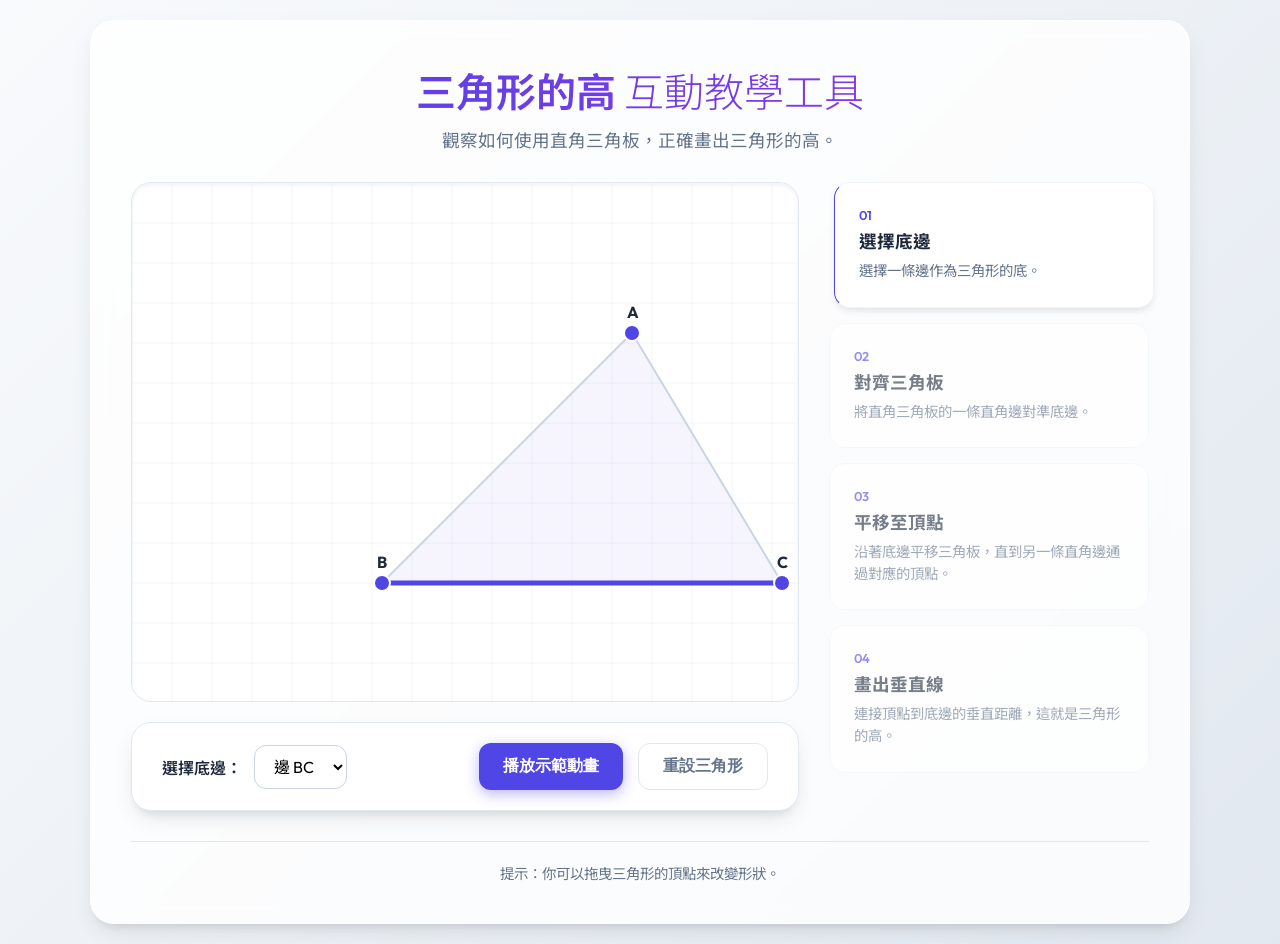
<file: triangle-altitude/index.html>
<!DOCTYPE html>
<html lang="zh-TW">
<head>
    <meta charset="UTF-8">
    <meta name="viewport" content="width=device-width, initial-scale=1.0">
    <title>三角形的高：動態互動教學</title>
    <link rel="stylesheet" href="style.css">
    <link rel="preconnect" href="https://fonts.googleapis.com">
    <link rel="preconnect" href="https://fonts.gstatic.com" crossorigin>
    <link href="https://fonts.googleapis.com/css2?family=Outfit:wght@300;400;600&family=Noto+Sans+TC:wght@300;400;700&display=swap" rel="stylesheet">
</head>
<body>
    <div class="app-container">
        <header>
            <h1>三角形的高 <span class="subtitle">互動教學工具</span></h1>
            <p>觀察如何使用直角三角板，正確畫出三角形的高。</p>
        </header>

        <main>
            <div class="canvas-area">
                <div class="canvas-wrapper">
                    <div class="success-badge" id="successBadge">✨ 成功畫出三角形的高！</div>
                    <canvas id="teachingCanvas"></canvas>
                </div>

                <div class="controls-bar">
                    <div class="selector-group">
                        <label for="baseSelect">選擇底邊：</label>
                        <select id="baseSelect">
                            <option value="1">邊 BC</option>
                            <option value="2">邊 CA</option>
                            <option value="0">邊 AB</option>
                        </select>
                    </div>
                    <div class="button-group">
                        <button id="btnAnimate" class="btn-primary">播放示範動畫</button>
                        <button id="btnReset" class="btn-secondary">重設三角形</button>
                    </div>
                </div>
            </div>


            <aside class="instruction-panel">
                <div class="step-card active" id="step1">
                    <span class="step-num">01</span>
                    <h3>選擇底邊</h3>
                    <p>選擇一條邊作為三角形的底。</p>
                </div>
                <div class="step-card" id="step2">
                    <span class="step-num">02</span>
                    <h3>對齊三角板</h3>
                    <p>將直角三角板的一條直角邊對準底邊。</p>
                </div>
                <div class="step-card" id="step3">
                    <span class="step-num">03</span>
                    <h3>平移至頂點</h3>
                    <p>沿著底邊平移三角板，直到另一條直角邊通過對應的頂點。</p>
                </div>
                <div class="step-card" id="step4">
                    <span class="step-num">04</span>
                    <h3>畫出垂直線</h3>
                    <p>連接頂點到底邊的垂直距離，這就是三角形的高。</p>
                </div>
            </aside>
        </main>

        <footer>
            <p>提示：你可以拖曳三角形的頂點來改變形狀。</p>
        </footer>
    </div>
    <script src="main.js"></script>
</body>
</html>
</file>
<file: triangle-altitude/style.css>
:root {
    --primary: #4f46e5;
    --primary-light: #818cf8;
    --secondary: #64748b;
    --accent: #f59e0b;
    --bg-gradient: linear-gradient(135deg, #f8fafc 0%, #e2e8f0 100%);
    --card-bg: rgba(255, 255, 255, 0.8);
    --text-main: #1e293b;
    --text-muted: #64748b;
    --shadow: 0 10px 25px -5px rgba(0, 0, 0, 0.1), 0 8px 10px -6px rgba(0, 0, 0, 0.1);
}

* {
    margin: 0;
    padding: 0;
    box-sizing: border-box;
}

body {
    font-family: 'Outfit', 'Noto Sans TC', sans-serif;
    background: var(--bg-gradient);
    color: var(--text-main);
    min-height: 100vh;
    display: flex;
    justify-content: center;
    align-items: center;
    padding: 20px;
}

.app-container {
    width: 100%;
    max-width: 1100px;
    background: var(--card-bg);
    backdrop-filter: blur(10px);
    border-radius: 24px;
    padding: 40px;
    box-shadow: var(--shadow);
    border: 1px solid rgba(255, 255, 255, 0.5);
}

header {
    margin-bottom: 30px;
    text-align: center;
}

h1 {
    font-size: 2.5rem;
    font-weight: 600;
    background: linear-gradient(to right, #4f46e5, #9333ea);
    -webkit-background-clip: text;
    -webkit-text-fill-color: transparent;
    margin-bottom: 8px;
}

.subtitle {
    font-weight: 300;
    color: var(--text-muted);
}

header p {
    color: var(--text-muted);
    font-size: 1.1rem;
}

main {
    display: grid;
    grid-template-columns: 1fr 320px;
    gap: 30px;
    margin-bottom: 30px;
}

.canvas-area {
    display: flex;
    flex-direction: column;
}


.canvas-wrapper {
    position: relative;
    background: white;
    border-radius: 20px;
    overflow: hidden;
    box-shadow: inset 0 2px 4px 0 rgba(0, 0, 0, 0.06);
    border: 1px solid #e2e8f0;
    height: 520px;
}

#teachingCanvas {
    width: 100%;
    height: 100%;
    cursor: crosshair;
    display: block;
}

.controls-bar {
    background: white;
    padding: 20px 30px;
    border-radius: 20px;
    margin-top: 20px;
    display: flex;
    justify-content: space-between;
    align-items: center;
    box-shadow: var(--shadow);
    border: 1px solid #e2e8f0;
}

.selector-group {
    display: flex;
    align-items: center;
    gap: 12px;
    font-weight: 600;
}

.button-group {
    display: flex;
    gap: 15px;
}

#baseSelect {
    padding: 10px 15px;
    border-radius: 12px;
    border: 1px solid #cbd5e1;
    background: white;
    font-family: inherit;
    font-size: 1rem;
    cursor: pointer;
    outline: none;
    transition: border-color 0.2s;
}

#baseSelect:focus {
    border-color: var(--primary);
}



.btn-primary, .btn-secondary {
    padding: 12px 24px;
    border-radius: 12px;
    font-size: 1rem;
    font-weight: 600;
    cursor: pointer;
    transition: all 0.2s ease;
    border: none;
}

.btn-primary {
    background: var(--primary);
    color: white;
    box-shadow: 0 4px 14px 0 rgba(79, 70, 229, 0.39);
}

.btn-primary:hover {
    background: #4338ca;
    transform: translateY(-2px);
    box-shadow: 0 6px 20px rgba(79, 70, 229, 0.23);
}

.btn-secondary {
    background: white;
    color: var(--secondary);
    border: 1px solid #e2e8f0;
}

.btn-secondary:hover {
    background: #f8fafc;
    transform: translateY(-2px);
}

.success-badge {
    position: absolute;
    top: 20px;
    left: 50%;
    transform: translateX(-50%) translateY(-20px);
    background: #10b981;
    color: white;
    padding: 8px 20px;
    border-radius: 30px;
    font-weight: 600;
    font-size: 0.9rem;
    box-shadow: 0 4px 12px rgba(16, 185, 129, 0.3);
    opacity: 0;
    transition: all 0.5s cubic-bezier(0.175, 0.885, 0.32, 1.275);
    pointer-events: none;
    z-index: 10;
}

.success-badge.show {
    opacity: 1;
    transform: translateX(-50%) translateY(0);
}

.instruction-panel {
    display: flex;
    flex-direction: column;
    gap: 15px;
}

.step-card {
    background: white;
    padding: 24px;
    border-radius: 16px;
    border-left: 4px solid transparent;
    transition: all 0.3s ease;
    opacity: 0.6;
    border: 1px solid #f1f5f9;
}

.step-card:hover {
    opacity: 0.9;
    transform: translateY(-2px);
}

.step-card.active {
    opacity: 1;
    border-left-color: var(--primary);
    box-shadow: 0 4px 6px -1px rgba(0, 0, 0, 0.1);
    transform: translateX(5px);
}

.step-num {
    font-size: 0.8rem;
    font-weight: 600;
    color: var(--primary);
    display: block;
    margin-bottom: 5px;
}

.step-card h3 {
    font-size: 1.1rem;
    margin-bottom: 8px;
}

.step-card p {
    font-size: 0.9rem;
    color: var(--text-muted);
    line-height: 1.5;
}

footer {
    text-align: center;
    padding-top: 20px;
    border-top: 1px solid #e2e8f0;
    color: var(--text-muted);
    font-size: 0.9rem;
}

@media (max-width: 900px) {
    main {
        grid-template-columns: 1fr;
    }
    .app-container {
        padding: 20px;
    }
}
</file>
